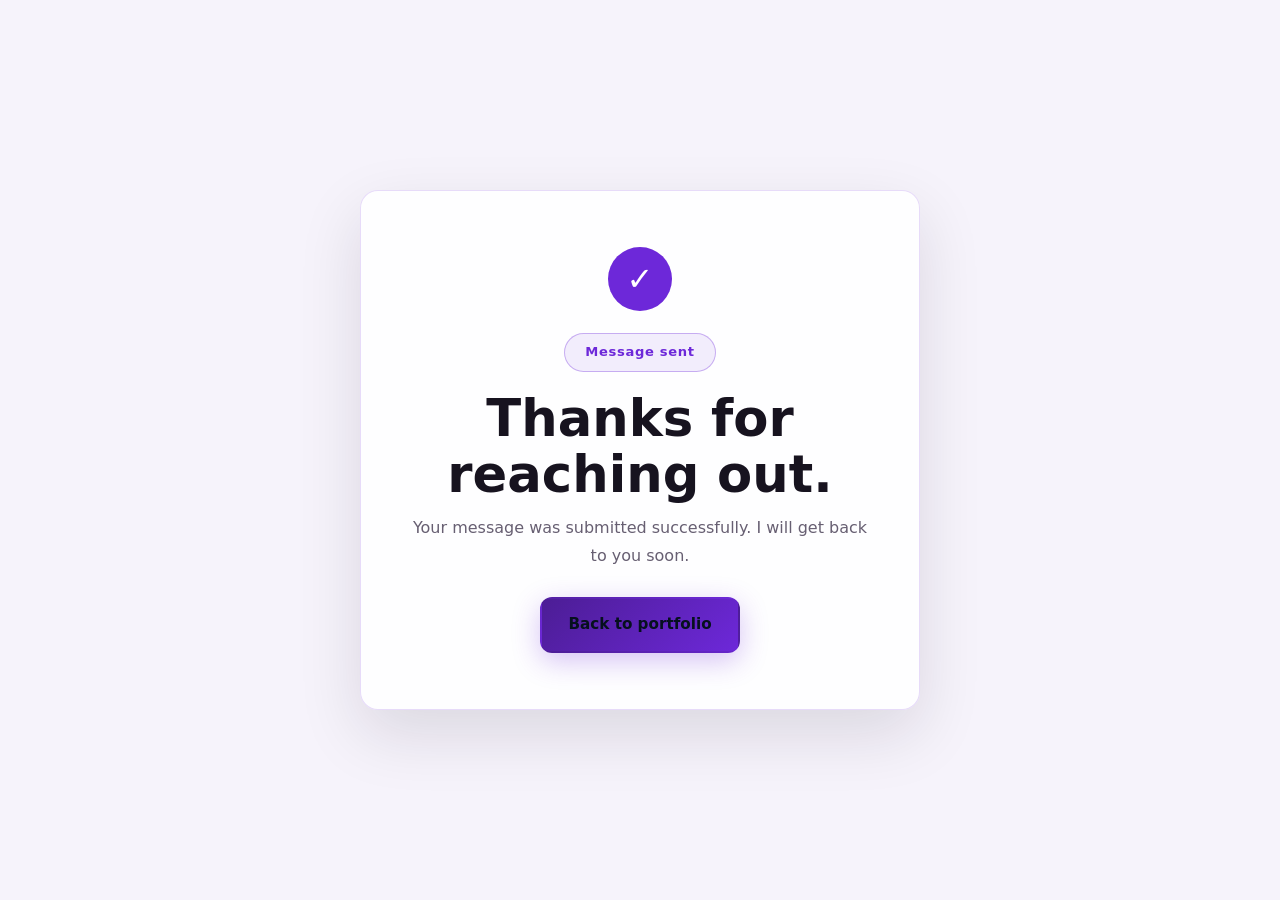
<file: thanks.html>
<!doctype html>
<html lang="en">

<head>
  <meta charset="utf-8">
  <meta name="viewport" content="width=device-width, initial-scale=1">
  <meta name="theme-color" content="#ffffff">
  <title>Message Sent | Mahin Ahmad Emon</title>
  <link rel="stylesheet" href="style.css">
</head>

<body>
  <main class="form-success">
    <div class="form-success-card">
      <span class="form-success-icon" aria-hidden="true">&#10003;</span>
      <p class="section-label"><span>Message sent</span></p>
      <h1>Thanks for reaching out.</h1>
      <p>Your message was submitted successfully. I will get back to you soon.</p>
      <a class="btn btn-primary" href="index.html">Back to portfolio</a>
    </div>
  </main>
</body>

</html>
</file>
<file: style.css>
/* ============================================================
  style.css — purple portfolio theme
   ============================================================ */

/* ── Tokens ── */
:root {
  --bg:         #ffffff;
  --bg2:        #f6f3fb;
  --card:       rgba(255, 255, 255, 0.9);
  --card-b:     rgba(109, 40, 217, 0.16);
  --card-bh:    rgba(109, 40, 217, 0.42);
  --teal:       #6d28d9;
  --teal-dk:    #4c1d95;
  --teal-glow:  rgba(109, 40, 217, 0.18);
  --text:       #17131f;
  --muted:      #675f72;
  --line:       rgba(23, 19, 31, 0.12);
  --soft:       rgba(23, 19, 31, 0.045);
  --input:      rgba(255, 255, 255, 0.9);
  --radius:     18px;
  --container:  1200px;
  --shadow:     0 24px 64px rgba(23, 19, 31, 0.12);
}

[data-theme="dark"] {
  --bg:         #0d0a12;
  --bg2:        #17111f;
  --card:       rgba(27, 19, 39, 0.88);
  --card-b:     rgba(167, 139, 250, 0.18);
  --card-bh:    rgba(167, 139, 250, 0.46);
  --teal:       #a78bfa;
  --teal-dk:    #7c3aed;
  --teal-glow:  rgba(167, 139, 250, 0.2);
  --text:       #faf8ff;
  --muted:      #b4a9c4;
  --line:       rgba(255, 255, 255, 0.11);
  --soft:       rgba(255, 255, 255, 0.055);
  --input:      rgba(8, 5, 12, 0.72);
  --shadow:     0 24px 64px rgba(0, 0, 0, 0.42);
}

/* ── Reset ── */
*, *::before, *::after { box-sizing: border-box; margin: 0; padding: 0; }
html { scroll-behavior: smooth; scroll-padding-top: 80px; }
body {
  font-family: 'Plus Jakarta Sans', system-ui, -apple-system, sans-serif;
  color: var(--text);
  background: var(--bg);
  line-height: 1.7;
  overflow-x: hidden;
}
a { color: inherit; text-decoration: none; }
button, input, textarea { font: inherit; }
img { max-width: 100%; }
::selection { background: var(--teal); color: #ffffff; }

/* ── Particle Canvas ── */
#particle-canvas {
  position: fixed;
  inset: 0;
  z-index: 0;
  pointer-events: none;
  opacity: 0.45;
}

/* ── Layout ── */
.container { width: min(calc(100% - 48px), var(--container)); margin-inline: auto; position: relative; z-index: 1; }
.section    { padding: 100px 0; position: relative; }
.section-alt { background: rgba(255,255,255,0.018); border-block: 1px solid var(--line); }
.skip-link  { position: fixed; left: 12px; top: -60px; z-index: 9999; padding: 10px 16px; background: var(--teal); color: #06101e; border-radius: 8px; font-weight: 700; }
.skip-link:focus { top: 12px; }

/* ── Typography helpers ── */
.gradient-text {
  background: linear-gradient(135deg, var(--teal-dk) 0%, var(--teal) 100%);
  -webkit-background-clip: text;
  -webkit-text-fill-color: transparent;
  background-clip: text;
}
.teal-text { color: var(--teal); }

/* ── Section Label Pill ── */
.section-label { display: flex; justify-content: center; margin-bottom: 18px; }
.section-label span {
  display: inline-flex; align-items: center; gap: 7px;
  padding: 7px 20px;
  border-radius: 999px;
  border: 1px solid rgba(109,40,217,0.32);
  background: rgba(109,40,217,0.08);
  color: var(--teal);
  font-size: 0.82rem; font-weight: 700; letter-spacing: 0.05em;
}

/* ── Section Headings ── */
.section-heading { margin-bottom: 50px; }
.section-heading h2 { font-size: clamp(2.1rem, 4.5vw, 3.8rem); line-height: 1.1; letter-spacing: -0.04em; font-weight: 900; }
.section-heading p  { color: var(--muted); margin-top: 14px; max-width: 600px; font-size: 1.02rem; }
.center-heading { text-align: center; }
.center-heading p { margin-inline: auto; }

/* ── Glass Cards ── */
.glass-card {
  background: var(--card);
  border: 1px solid var(--card-b);
  border-radius: var(--radius);
  box-shadow: var(--shadow);
  backdrop-filter: blur(14px);
  -webkit-backdrop-filter: blur(14px);
  transition: border-color 0.25s, transform 0.25s;
}
.glass-card:hover { border-color: var(--card-bh); transform: translateY(-5px); }

/* ── Buttons ── */
.btn {
  display: inline-flex; align-items: center; gap: 8px;
  padding: 13px 26px;
  border-radius: 12px;
  font-weight: 700; font-size: 0.95rem;
  cursor: pointer;
  transition: all 0.25s ease;
  border: 2px solid transparent;
  white-space: nowrap;
}
.btn-primary {
  background: linear-gradient(135deg, var(--teal-dk), var(--teal));
  color: #06101e;
  box-shadow: 0 8px 28px rgba(109,40,217,0.28);
}
.btn-primary:hover { transform: translateY(-2px); box-shadow: 0 14px 38px rgba(109,40,217,0.4); }
.btn-outline {
  background: transparent;
  color: var(--text);
  border-color: rgba(255,255,255,0.2);
}
.btn-outline:hover { border-color: var(--teal); color: var(--teal); transform: translateY(-2px); }
.btn-small { padding: 9px 18px; font-size: 0.85rem; }
.btn-sm-teal {
  display: inline-flex; align-items: center; gap: 6px;
  padding: 9px 18px;
  border-radius: 10px;
  background: linear-gradient(135deg, var(--teal-dk), var(--teal));
  color: #06101e;
  font-weight: 700; font-size: 0.85rem;
  transition: all 0.2s ease;
  white-space: nowrap;
}
.btn-sm-teal:hover { transform: translateY(-2px); box-shadow: 0 8px 20px rgba(109,40,217,0.3); }

/* ============================================================
   HEADER
   ============================================================ */
.site-header {
  position: fixed; inset: 0 0 auto;
  z-index: 200;
  border-bottom: 1px solid transparent;
  transition: 0.3s ease;
}
.site-header.scrolled {
  background: color-mix(in srgb, var(--bg) 94%, transparent);
  backdrop-filter: blur(22px);
  -webkit-backdrop-filter: blur(22px);
  border-color: var(--card-b);
}
.nav-wrap { min-height: 72px; display: flex; align-items: center; gap: 24px; }
.brand    { display: flex; align-items: center; gap: 12px; }
.brand-logo {
  width: 40px; height: 40px;
  display: grid; place-items: center;
  background: linear-gradient(135deg, var(--teal-dk), var(--teal));
  color: #06101e; font-weight: 900; font-size: 0.88rem;
  border-radius: 10px; flex-shrink: 0;
}
.brand-text  { display: flex; flex-direction: column; line-height: 1.1; }
.brand-name  { font-weight: 700; font-size: 0.93rem; }
.brand-name strong { color: var(--teal); }
.brand-sub   { font-size: 0.58rem; color: var(--muted); letter-spacing: 0.14em; font-weight: 600; }
.site-nav    { margin-left: auto; display: flex; gap: 2px; align-items: center; }
.site-nav a  { color: var(--muted); font-size: 0.88rem; font-weight: 600; padding: 7px 14px; border-radius: 8px; transition: 0.2s ease; }
.site-nav a:hover { color: var(--text); background: rgba(255,255,255,0.05); }
.site-nav a.active { color: var(--teal); }
.nav-toggle  { display: none; margin-left: auto; background: transparent; border: 0; padding: 8px; cursor: pointer; }
.nav-toggle span { display: block; width: 24px; height: 2px; background: var(--text); margin: 5px 0; border-radius: 2px; transition: 0.2s; }
.theme-toggle {
  display: inline-flex; align-items: center; gap: 7px;
  border: 1px solid var(--card-b); border-radius: 999px;
  background: var(--soft); color: var(--text);
  padding: 8px 12px; cursor: pointer; font-size: 0.78rem; font-weight: 700;
  transition: 0.2s ease;
}
.theme-toggle:hover { border-color: var(--teal); color: var(--teal); }
.theme-icon { font-size: 1rem; line-height: 1; }
.nav-cta { margin-left: 12px; }

/* ============================================================
   HERO
   ============================================================ */
.hero { min-height: 100vh; display: grid; align-items: center; padding-top: 90px; }
.hero-grid {
  display: grid;
  grid-template-columns: 1fr 1fr;
  align-items: center;
  gap: 72px;
  padding-block: 60px;
}

/* Availability badge */
.avail-badge {
  display: inline-flex; align-items: center; gap: 9px;
  padding: 7px 17px;
  border-radius: 999px;
  border: 1px solid rgba(109,40,217,0.3);
  background: rgba(109,40,217,0.07);
  color: var(--teal);
  font-size: 0.85rem; font-weight: 700;
  margin-bottom: 24px;
}
.avail-dot {
  width: 8px; height: 8px; border-radius: 50%;
  background: #4ade80;
  box-shadow: 0 0 8px #4ade80;
  flex-shrink: 0;
  animation: pulse-dot 2s ease infinite;
}
@keyframes pulse-dot { 0%,100%{box-shadow:0 0 6px #4ade80} 50%{box-shadow:0 0 14px #4ade80} }

.hero h1 { font-size: clamp(2.8rem, 5.5vw, 5rem); line-height: 1.06; letter-spacing: -0.055em; font-weight: 900; margin-bottom: 18px; }
.hero-role { font-size: clamp(1.02rem, 1.8vw, 1.25rem); color: var(--muted); margin-bottom: 14px; }
.hero-text { color: var(--muted); font-size: 0.98rem; max-width: 500px; margin-bottom: 30px; }

/* Stats */
.hero-stats   { display: flex; align-items: center; gap: 24px; margin-bottom: 30px; }
.stat         { text-align: center; }
.stat-num     { display: block; font-size: 1.8rem; font-weight: 900; color: var(--teal); line-height: 1; }
.stat-label   { font-size: 0.62rem; color: var(--muted); letter-spacing: 0.1em; font-weight: 700; margin-top: 4px; display: block; }
.stat-div     { width: 1px; height: 36px; background: var(--line); }

.hero-actions { display: flex; gap: 12px; flex-wrap: wrap; margin-bottom: 24px; }
.hero-socials { display: flex; gap: 10px; }
.social-btn {
  width: 42px; height: 42px;
  display: grid; place-items: center;
  border: 1px solid var(--line); border-radius: 50%;
  color: var(--muted); transition: 0.2s ease;
}
.social-btn:hover { border-color: var(--teal); color: var(--teal); }

/* Hero Visual / Avatar */
.hero-visual {
  position: relative; display: flex;
  align-items: center; justify-content: center;
  min-height: 480px;
}
.annotation {
  position: absolute;
  font-family: 'Caveat', cursive;
  font-size: 1.05rem;
  color: var(--muted);
  line-height: 1.4;
  pointer-events: none;
  opacity: 0.75;
}
.ann-tr { top: 6%; right: 4%; text-align: right; }
.ann-bl { bottom: 10%; left: 2%; }

.avatar-wrap {
  position: relative; width: 300px; height: 300px;
  display: grid; place-items: center;
}
.avatar-ring {
  position: absolute; inset: -20px;
  border-radius: 50%;
  border: 1px dashed rgba(109,40,217,0.35);
  animation: spin-ring 14s linear infinite;
}
@keyframes spin-ring { to { transform: rotate(360deg); } }
.avatar-circle {
  width: 260px; height: 260px;
  border-radius: 50%;
  background: linear-gradient(135deg, var(--teal-dk) 0%, var(--teal) 50%, var(--bg2) 100%);
  display: grid; place-items: center;
  border: 3px solid rgba(109,40,217,0.45);
  box-shadow: 0 0 60px rgba(109,40,217,0.22), 0 0 120px rgba(109,40,217,0.08);
  overflow: hidden;
}
.avatar-circle img {
  width: 100%;
  height: 100%;
  object-fit: cover;
  border-radius: 50%;
}
.avatar-initials { font-size: 3.4rem; font-weight: 900; color: rgba(255,255,255,0.9); letter-spacing: -0.04em; }

/* Floating badges */
.skill-badge {
  position: absolute;
  padding: 8px 15px;
  border-radius: 999px;
  font-size: 0.8rem; font-weight: 700;
  background: color-mix(in srgb, var(--bg2) 95%, transparent);
  border: 1px solid rgba(109,40,217,0.38);
  color: var(--text);
  backdrop-filter: blur(10px);
  white-space: nowrap;
  animation: fbadge 4s ease-in-out infinite;
}
.badge-html   { top: 5%;  left: 0%;  animation-delay: 0s;    }
.badge-css    { top: 20%; right: -4%; animation-delay: -0.7s; }
.badge-js     { top: 60%; right: -6%; animation-delay: -1.5s; }
.badge-php    { bottom: 6%; right: 4%; animation-delay: -2.2s; }
.badge-laravel{ bottom: 22%; left: -8%; animation-delay: -3s;  }
.badge-mysql  { top: 62%; left: -4%; animation-delay: -0.4s;  }
@keyframes fbadge { 0%,100%{ transform:translateY(0) } 50%{ transform:translateY(-10px) } }

/* ============================================================
   SERVICES
   ============================================================ */
.services-grid { display: grid; grid-template-columns: repeat(4, 1fr); gap: 18px; margin-top: 8px; }
.services-grid .glass-card { padding: 30px 24px; }
.card-icon  { font-size: 2rem; margin-bottom: 16px; }
.services-grid h3 { font-size: 1.08rem; font-weight: 800; margin-bottom: 10px; }
.services-grid p  { color: var(--muted); font-size: 0.88rem; line-height: 1.6; }

/* ============================================================
   PROJECTS
   ============================================================ */
.project-stats {
  display: flex; justify-content: center; gap: 52px;
  margin-bottom: 52px;
}
.pstat { display: flex; flex-direction: column; align-items: center; gap: 5px; }
.pstat-num { font-size: 2rem; font-weight: 900; line-height: 1; }
.pstat span:last-child { font-size: 0.78rem; color: var(--muted); letter-spacing: 0.06em; }

.projects-list { display: flex; flex-direction: column; gap: 26px; }

.project-card-h {
  display: grid; grid-template-columns: 1.05fr 1fr;
  background: var(--card);
  border: 1px solid var(--card-b);
  border-radius: var(--radius);
  overflow: hidden;
  box-shadow: var(--shadow);
  transition: border-color 0.25s, transform 0.25s;
}
.project-card-h:hover { border-color: var(--card-bh); transform: translateY(-5px); }

/* Stylised preview panel */
.project-preview {
  background: linear-gradient(135deg, color-mix(in srgb, var(--teal) 10%, var(--bg2)), var(--bg2));
  border-right: 1px solid var(--card-b);
  padding: 28px;
  display: flex; align-items: center; justify-content: center;
}
.project-preview-inner {
  width: 100%; max-width: 340px;
  background: color-mix(in srgb, var(--bg) 84%, transparent);
  border-radius: 10px;
  border: 1px solid rgba(109,40,217,0.18);
  overflow: hidden;
}
.preview-bar {
  height: 34px;
  background: color-mix(in srgb, var(--bg2) 90%, transparent);
  border-bottom: 1px solid var(--line);
  display: flex; align-items: center; gap: 6px;
  padding: 0 12px;
}
.preview-bar span { width: 8px; height: 8px; border-radius: 50%; }
.preview-bar span:nth-child(1) { background: #ff6b6b; }
.preview-bar span:nth-child(2) { background: #ffd166; }
.preview-bar span:nth-child(3) { background: #72f1b8; }
.preview-bar em { margin-left: 8px; font-style: normal; font-size: 0.7rem; color: var(--muted); }
.preview-content { padding: 16px; display: flex; flex-direction: column; gap: 10px; }
.preview-header  { font-size: 0.72rem; font-weight: 700; color: var(--teal); letter-spacing: 0.06em; margin-bottom: 4px; }
.preview-row     { display: flex; gap: 8px; }
.pb      { height: 11px; border-radius: 4px; background: rgba(255,255,255,0.055); flex: 1; }
.pb.accent { background: rgba(109,40,217,0.38); }
.pb.soft   { background: rgba(109,40,217,0.16); }

/* Project meta */
.project-meta { padding: 34px; display: flex; flex-direction: column; gap: 13px; }
.project-meta-top { display: flex; align-items: center; justify-content: space-between; }
.proj-badge {
  padding: 4px 12px; border-radius: 999px;
  border: 1px solid rgba(109,40,217,0.3);
  background: rgba(109,40,217,0.08);
  color: var(--teal); font-size: 0.73rem; font-weight: 700;
}
.proj-date  { color: var(--muted); font-size: 0.8rem; }
.project-meta h3 { font-size: 1.32rem; font-weight: 800; line-height: 1.2; }
.project-meta p  { color: var(--muted); font-size: 0.9rem; }
.project-tags    { display: flex; flex-wrap: wrap; gap: 7px; }
.project-tags span {
  padding: 5px 11px; border-radius: 8px;
  border: 1px solid var(--line);
  background: var(--soft);
  color: #c0d4ea; font-size: 0.77rem; font-weight: 600;
}
.project-footer { display: flex; align-items: center; justify-content: space-between; margin-top: 4px; }
.status-dot  { display: flex; align-items: center; gap: 8px; color: var(--muted); font-size: 0.8rem; }
.green-dot   { width: 7px; height: 7px; border-radius: 50%; background: #4ade80; box-shadow: 0 0 7px #4ade80; }

/* ============================================================
   SKILLS
   ============================================================ */
.skills-categories { display: grid; grid-template-columns: repeat(2, 1fr); gap: 22px; }
.skill-cat {
  background: var(--card); border: 1px solid var(--card-b);
  border-radius: var(--radius); padding: 28px;
  transition: border-color 0.25s;
}
.skill-cat:hover { border-color: var(--card-bh); }
.skill-cat h4 { color: var(--teal); font-size: 0.76rem; text-transform: uppercase; letter-spacing: 0.14em; font-weight: 800; margin-bottom: 16px; }
.chips { display: flex; flex-wrap: wrap; gap: 9px; }
.chip {
  padding: 8px 15px; border-radius: 999px;
  border: 1px solid var(--line);
  background: rgba(255,255,255,0.04);
  color: var(--text); font-size: 0.84rem; font-weight: 600;
  transition: all 0.2s ease; cursor: default;
}
.chip:hover { border-color: var(--teal); color: var(--teal); background: rgba(109,40,217,0.07); }

/* ============================================================
   ABOUT
   ============================================================ */
.about-grid { display: grid; grid-template-columns: 1fr 1fr; gap: 64px; align-items: start; }
.about-copy h2 { font-size: clamp(1.9rem, 3.5vw, 3rem); font-weight: 900; line-height: 1.15; letter-spacing: -0.04em; margin-bottom: 18px; }
.about-copy > p { color: var(--muted); margin-bottom: 28px; font-size: 0.98rem; }
.profile-info { display: grid; }
.profile-info > div { display: flex; gap: 12px; align-items: baseline; padding: 11px 0; border-bottom: 1px solid var(--line); font-size: 0.9rem; }
.profile-info span { min-width: 90px; color: var(--muted); font-size: 0.72rem; text-transform: uppercase; letter-spacing: 0.09em; flex-shrink: 0; }
.profile-info a { color: var(--teal); }
.about-cards { display: flex; flex-direction: column; gap: 14px; }
.about-mini-card {
  background: var(--card); border: 1px solid var(--card-b);
  border-radius: 14px; padding: 22px 24px;
  transition: border-color 0.25s;
}
.about-mini-card:hover { border-color: var(--card-bh); }
.mini-num { font-size: 0.7rem; font-weight: 900; letter-spacing: 0.13em; display: block; margin-bottom: 6px; }
.about-mini-card h4 { font-size: 0.98rem; font-weight: 800; margin-bottom: 5px; }
.about-mini-card p  { color: var(--muted); font-size: 0.84rem; }

/* ============================================================
   TIMELINE
   ============================================================ */
.timeline { position: relative; max-width: 900px; margin-inline: auto; }
.timeline::before {
  content: ""; position: absolute; left: 50px; top: 20px; bottom: 20px;
  width: 1px;
  background: linear-gradient(to bottom, var(--teal), rgba(109,40,217,0.04));
}
.timeline-item { display: grid; grid-template-columns: 100px 1fr; gap: 24px; margin-bottom: 18px; }
.tl-marker {
  position: relative; z-index: 2;
  display: grid; place-items: center; align-content: center;
  width: 72px; min-height: 72px; margin-left: 12px;
  border-radius: 50%;
  background: rgba(14,26,48,0.9);
  border: 2px solid rgba(109,40,217,0.4);
  color: var(--teal); text-align: center;
  font-weight: 900; font-size: 0.7rem; line-height: 1.15;
  box-shadow: 0 0 0 6px var(--bg);
}
.tl-content { padding: 22px 26px; }
.tl-label   { color: var(--teal); font-size: 0.7rem; font-weight: 900; text-transform: uppercase; letter-spacing: 0.13em; display: block; margin-bottom: 7px; }
.tl-content h3 { font-size: 1.08rem; font-weight: 800; margin-bottom: 7px; }
.tl-content p  { color: var(--muted); font-size: 0.88rem; margin-top: 4px; }

/* ============================================================
   CONTACT
   ============================================================ */
.contact-cta-card {
  background: linear-gradient(135deg, rgba(14,28,52,0.96), rgba(18,38,68,0.92));
  border: 1px solid rgba(109,40,217,0.22);
  border-radius: 24px;
  padding: 60px;
  text-align: center;
  margin-bottom: 48px;
  box-shadow: var(--shadow);
}
.contact-cta-card .section-label { margin-bottom: 22px; }
.contact-cta-card h2 { font-size: clamp(2rem, 4vw, 3.2rem); font-weight: 900; letter-spacing: -0.04em; margin-bottom: 14px; }
.contact-cta-card > p { color: var(--muted); max-width: 520px; margin-inline: auto; margin-bottom: 34px; }
.cta-actions { display: flex; gap: 12px; justify-content: center; flex-wrap: wrap; margin-bottom: 36px; }
.cta-details {
  display: flex; justify-content: center; gap: 32px; flex-wrap: wrap;
  padding-top: 28px; border-top: 1px solid var(--line);
}
.cta-details a, .cta-details div { display: flex; align-items: center; gap: 10px; color: var(--muted); font-size: 0.88rem; }
.cta-details a:hover { color: var(--teal); }
.cta-details span { color: var(--teal); font-size: 0.72rem; font-weight: 800; text-transform: uppercase; letter-spacing: 0.09em; }

.contact-form-wrap {
  background: var(--card); border: 1px solid var(--card-b);
  border-radius: var(--radius); padding: 42px;
  max-width: 700px; margin-inline: auto;
}
.contact-form-wrap h3 { font-size: 1.45rem; font-weight: 800; margin-bottom: 24px; }
.contact-form  { display: grid; gap: 16px; }
.field-row     { display: grid; grid-template-columns: 1fr 1fr; gap: 16px; }
.contact-form label { display: grid; gap: 7px; color: #b0c4d8; font-size: 0.83rem; font-weight: 700; }
.contact-form input, .contact-form textarea {
  width: 100%; padding: 12px 14px;
  border: 1px solid var(--line);
  background: var(--input);
  color: var(--text); border-radius: 10px;
  outline: none; resize: vertical;
  transition: border-color 0.2s, box-shadow 0.2s;
}
.contact-form input:focus, .contact-form textarea:focus {
  border-color: var(--teal);
  box-shadow: 0 0 0 3px rgba(109,40,217,0.1);
}
.contact-form .btn { justify-self: start; border-width: 0; }
.form-note  { color: var(--muted); font-size: 0.76rem; margin-top: -4px; }
.hidden-field { position: absolute !important; width: 1px !important; height: 1px !important; overflow: hidden !important; clip: rect(1px,1px,1px,1px); }

/* ── Form success page ── */
.form-success {
  min-height: 100vh;
  display: grid;
  place-items: center;
  padding: 24px;
  background: var(--bg2);
}
.form-success-card {
  width: min(100%, 560px);
  padding: 56px 42px;
  text-align: center;
  background: var(--card);
  border: 1px solid var(--card-b);
  border-radius: var(--radius);
  box-shadow: var(--shadow);
}
.form-success-icon {
  display: grid;
  place-items: center;
  width: 64px;
  height: 64px;
  margin: 0 auto 22px;
  border-radius: 50%;
  background: var(--teal);
  color: #ffffff;
  font-size: 2rem;
  font-weight: 800;
}
.form-success-card h1 { margin-bottom: 12px; font-size: clamp(2rem, 5vw, 3.2rem); line-height: 1.1; }
.form-success-card > p:not(.section-label) { color: var(--muted); margin-bottom: 28px; }

/* ============================================================
   FOOTER
   ============================================================ */
.site-footer { border-top: 1px solid var(--line); padding-top: 48px; }
.footer-inner {
  display: grid; grid-template-columns: 1fr 1fr;
  gap: 40px; align-items: start;
  padding-bottom: 36px;
}
.footer-logo { font-size: 1.9rem; font-weight: 900; letter-spacing: -0.05em; display: inline-block; margin-bottom: 12px; }
.footer-logo span { color: var(--teal); }
.footer-brand p { color: var(--muted); font-size: 0.88rem; max-width: 300px; }
.footer-nav { display: flex; flex-wrap: wrap; gap: 10px 20px; justify-content: flex-end; align-content: flex-start; }
.footer-nav a { color: var(--muted); font-size: 0.88rem; transition: color 0.2s; }
.footer-nav a:hover { color: var(--teal); }
.footer-bottom { border-top: 1px solid var(--line); padding: 16px 0; text-align: center; }
.footer-bottom p { color: var(--muted); font-size: 0.8rem; }

/* ── Back to top ── */
.back-to-top {
  position: fixed; right: 22px; bottom: 22px; z-index: 100;
  width: 44px; height: 44px;
  display: grid; place-items: center;
  background: linear-gradient(135deg, var(--teal-dk), var(--teal));
  color: #06101e; font-weight: 900; font-size: 1rem;
  border-radius: 12px;
  opacity: 0; pointer-events: none;
  transform: translateY(10px);
  transition: 0.25s ease;
}
.back-to-top.visible { opacity: 1; pointer-events: auto; transform: translateY(0); }

/* ── Scroll reveal ── */
.reveal { opacity: 0; transform: translateY(24px); transition: opacity 0.65s ease, transform 0.65s ease; }
.reveal.visible { opacity: 1; transform: none; }

/* ============================================================
   RESPONSIVE
   ============================================================ */
@media (max-width: 1100px) {
  .hero-grid { grid-template-columns: 1fr; gap: 60px; text-align: center; }
  .hero-text, .hero-role { margin-inline: auto; }
  .hero-stats, .hero-actions, .hero-socials { justify-content: center; }
  .hero-visual { min-height: 360px; order: -1; }
  .services-grid { grid-template-columns: repeat(2, 1fr); }
  .about-grid { grid-template-columns: 1fr; }
  .footer-inner { grid-template-columns: 1fr; }
  .footer-nav { justify-content: flex-start; }
}

@media (max-width: 768px) {
  .section { padding: 70px 0; }
  .nav-cta, .brand-text { display: none; }
  .theme-label { display: none; }
  .nav-toggle { display: block; }
  .site-nav {
    position: fixed; left: 14px; right: 14px; top: 68px;
    display: grid; gap: 4px; padding: 12px;
    background: color-mix(in srgb, var(--bg) 98%, transparent);
    border: 1px solid var(--card-b);
    border-radius: 16px; box-shadow: var(--shadow);
    opacity: 0; pointer-events: none;
    transform: translateY(-8px); transition: 0.2s ease;
  }
  .site-nav.open { opacity: 1; pointer-events: auto; transform: translateY(0); }
  .site-nav a { padding: 12px 14px; }
  .project-card-h { grid-template-columns: 1fr; }
  .project-preview { border-right: 0; border-bottom: 1px solid var(--card-b); }
  .skills-categories { grid-template-columns: 1fr; }
  .field-row { grid-template-columns: 1fr; }
  .contact-cta-card { padding: 36px 22px; }
  .cta-details { flex-direction: column; align-items: center; gap: 14px; }
  .hero-visual { min-height: 300px; }
  .project-stats { gap: 28px; }
  .skill-badge { display: none; }
  .annotation { display: none; }
}

@media (prefers-reduced-motion: reduce) {
  html { scroll-behavior: auto; }
  *, *::before, *::after { animation-duration: 0.01ms !important; transition-duration: 0.01ms !important; }
  .reveal { opacity: 1; transform: none; }
}
</file>
